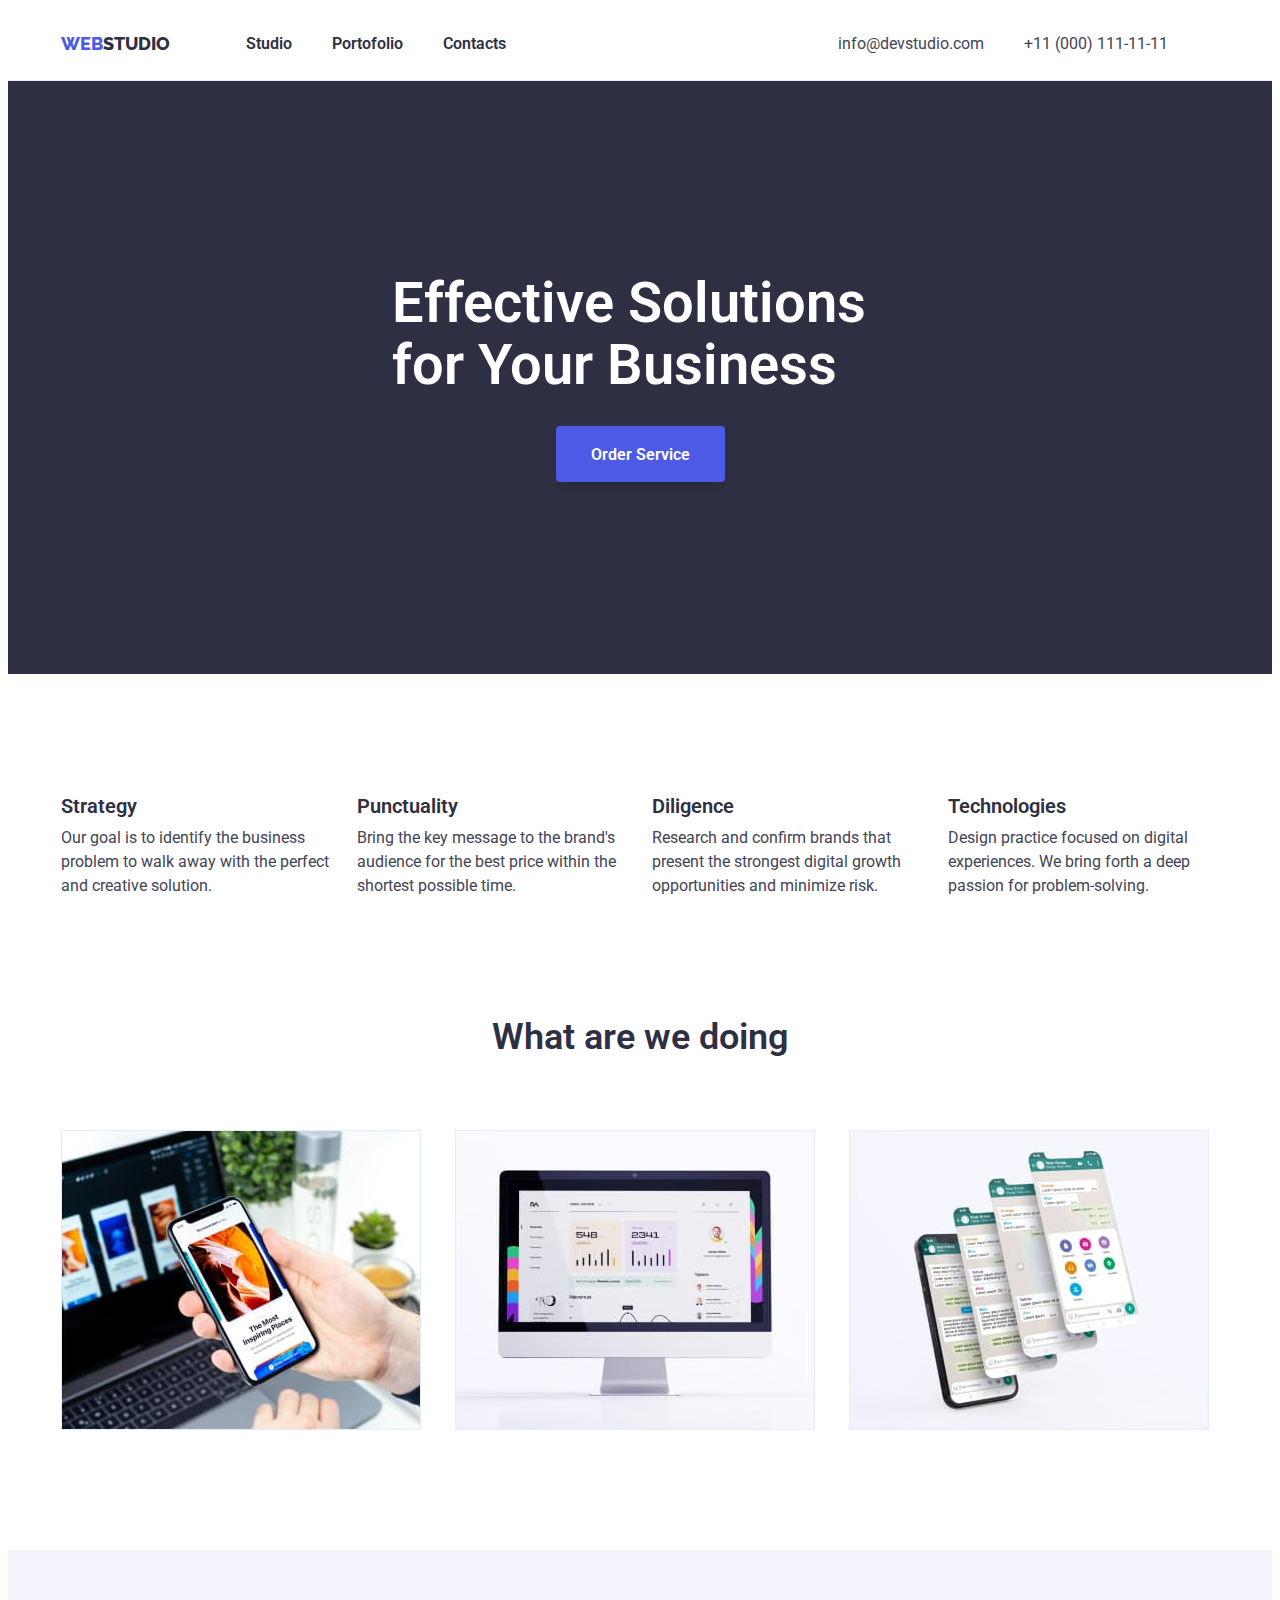
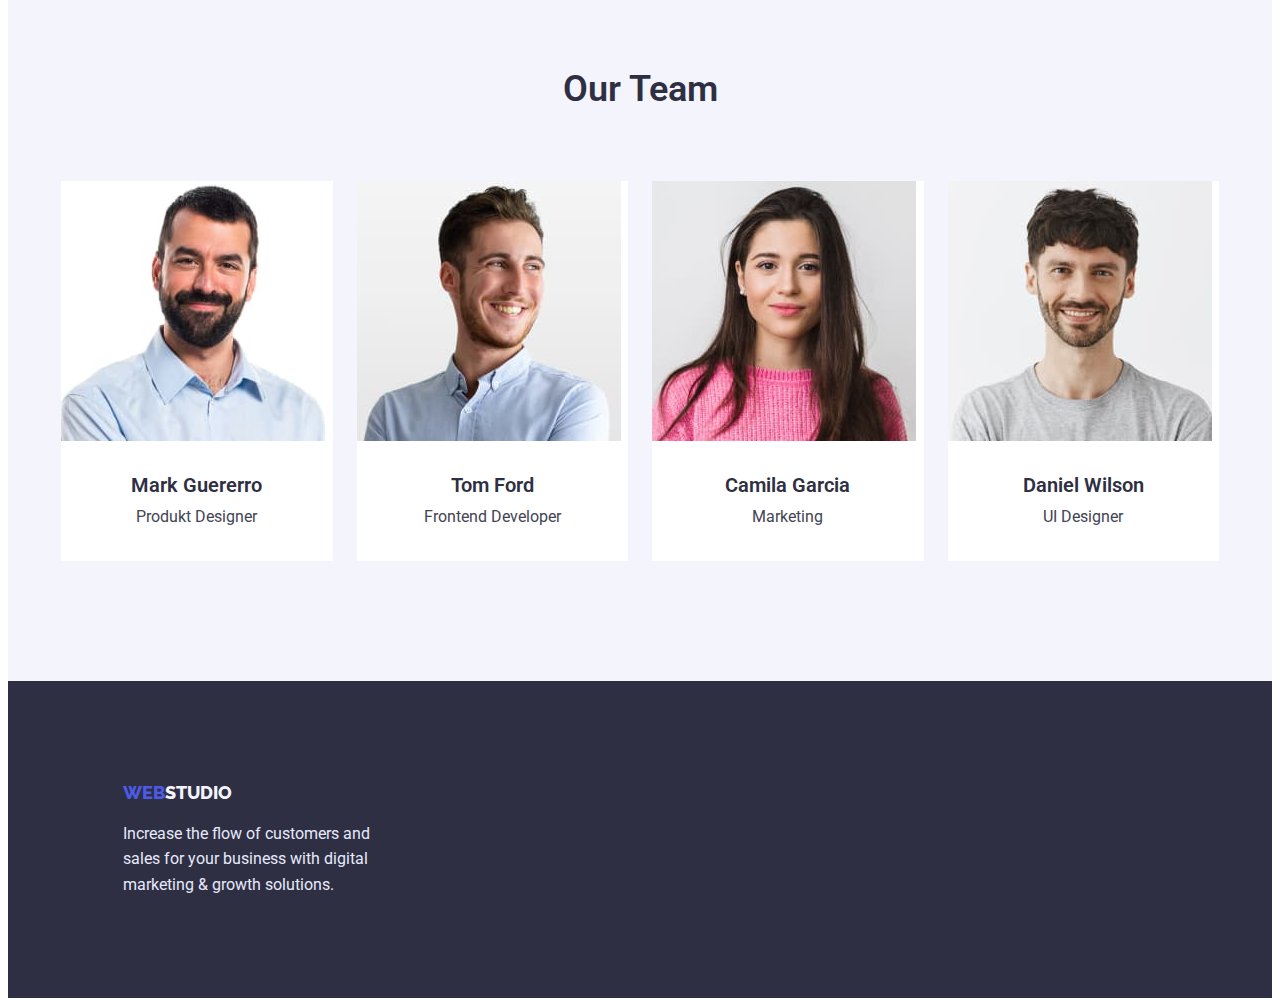
<file: index.html>
<!DOCTYPE html>
<html lang="en">
  <head>
    <meta charset="UTF-8" />
    <meta http-equiv="X-UA-Compatible" content="IE=edge" />
    <meta name="viewport" content="width=device-width, initial-scale=1.0" />
    <title>Studio</title>
    <link
      href="https://fonts.googleapis.com/css2?family=Raleway:wght@800&family=Roboto:wght@400;500;700;900&display=swap"
      rel="stylesheet"
    />
    <link rel="stylesheet" href="https://cdnjs.cloudflare.com/ajax/libs/modern-normalize/1.1.0/modern-normalize.min.css" integrity="sha512-wpPYUAdjBVSE4KJnH1VR1HeZfpl1ub8YT/NKx4PuQ5NmX2tKuGu6U/JRp5y+Y8XG2tV+wKQpNHVUX03MfMFn9Q==" crossorigin="anonymous" referrerpolicy="no-referrer" />
    <link rel="stylesheet" href="./css/styles.css" />
  </head>
  <body>
    <!--Shapka-->
    <header class="header">
    <div class="container">
      <nav class="navigator">
        <a href="./index.html" class="logo"
          >web<span class="studio-up">studio</span></a
        >
        <ul class="menu">
          <li class="menu-item"><a href="./index.html" class="menu-link">Studio</a></li>
          <li class="menu-item"><a href="./portfolio.html" class="menu-link">Portofolio</a></li>
          <li class="menu-item"><a href="" class="menu-link">Contacts</a></li>
        </ul>
      </nav>
      <ul class="mail-tel">
        <li class="menu-mail">
          <a href="mailto:info@devstudio.com" class="tel-mail"
            >info@devstudio.com</a
          >
        </li>
        <li>
          <a href="tel:+110001111111" class="tel-mail">+11 (000) 111-11-11</a>
        </li>
      </ul>
      </div>
    </header>
    <!--Dark-->
    <main>
      
      <section class="dark">
        <div class="container">
        <h1 class="title">Effective Solutions for Your Business</h1>
        <button type="button" class="button-order">Order Service</button>
     </div>
    </section>
      <!--Section 1-->
      
      <section class="first">
        <div class="container">
        <h2 class="visually-hidden">Our work</h2>
        <ul class="section-one">
          <li class="work-item">
            <h3 class="work-titles">Strategy</h3>
            <p class="work-text">
              Our goal is to identify the business problem to walk away with the
              perfect and creative solution.
            </p>
          </li>

          <li class="work-item">
            <h3 class="work-titles">Punctuality</h3>
            <p class="work-text">
              Bring the key message to the brand's audience for the best price
              within the shortest possible time.
            </p>
          </li>

          <li class="work-item">
            <h3 class="work-titles">Diligence</h3>
            <p class="work-text">
              Research and confirm brands that present the strongest digital
              growth opportunities and minimize risk.
            </p>
          </li>

          <li class="work-item">
            <h3 class="work-titles">Technologies</h3>
            <p class="work-text">
              Design practice focused on digital experiences. We bring forth a
              deep passion for problem-solving.
            </p>
          </li>
        </ul>
      </div>
      </section>
    
      <!--Section  2-->
      <section class="second">
        <div class="container"> 
        <h2 class="title-two">What are we doing</h2>
        <ul class="section-two">
          <li class="pct-doing">
            <img
              src="./images/img-for-section2/sellphone-in-a-hand.jpg"
              width="360"
              alt="Smartphone in hand, open laptop in the background"
            />
          </li>
          <li class="pct-doing">
            <img
              src="./images/img-for-section2/monitor-of-computer.jpg"
              width="360"
              alt="Computer monitor with statistical data on it"
            />
          </li>
          <li class="pct-doing">
            <img
              src="./images/img-for-section2/four-screens-of-smartphone.jpg"
              width="360"
              alt="Three screenshots lie on top of each other, and the phone screen is under it. All screens are covered with WhatsApp messages."
            />
          </li>
        </ul>
      </div>
      </section>
      <!--Section 3-->
      <section class="team">
        <div class="container">
        <h2 class="title-two">Our Team</h2>
        <ul class="team-list">
          <li class="team-item">
            <img class="photo-team"
              src="./images/photos-of-people/mark.jpg"
              width="264"
              alt="Mark Guererro.Produkt Designer"
             />
             <div class="team-text">
            <h3 class="name">Mark Guererro</h3>
            <p class="position">Produkt Designer</p>
          </div>
          </li>
          <li class="team-item">
            <img class="photo-team"
              src="./images/photos-of-people/tom.jpg"
              width="264"
              alt="Tom Ford.Frontend Developer"
            />
            <div class="team-text">
            <h3 class="name">Tom Ford</h3>
            <p class="position">Frontend Developer</p>
          </div>
          </li>
          <li class="team-item">
            <img class="photo-team"
              src="./images/photos-of-people/camila.jpg"
              width="264"
              alt="Camila Garcia.Marketing"
            />
            <div class="team-text">
            <h3 class="name">Camila Garcia</h3>
            <p class="position">Marketing</p>
          </div>
          </li>
          <li class="team-item">
            <img class="photo-team"
              src="./images/photos-of-people/daniel.jpg"
              width="264"
              alt="Daniel Wilson.UI Designer"
            />
            <div class="team-text">
            <h3 class="name">Daniel Wilson</h3>
            <p class="position">UI Designer</p>
          </div>
          </li>
        </ul>
      </div>
      </section>
    </main>
    <footer class="the-end">
      <div class="container">
        <a href="./index.html" class="logo-down"
          >web<span class="studio-down">studio</span></a
        >
        <p class="text">
          Increase the flow of customers and sales for your business with
          digital marketing & growth solutions.
        </p>
      </div>
    </footer>
  </body>
</html>
</file>
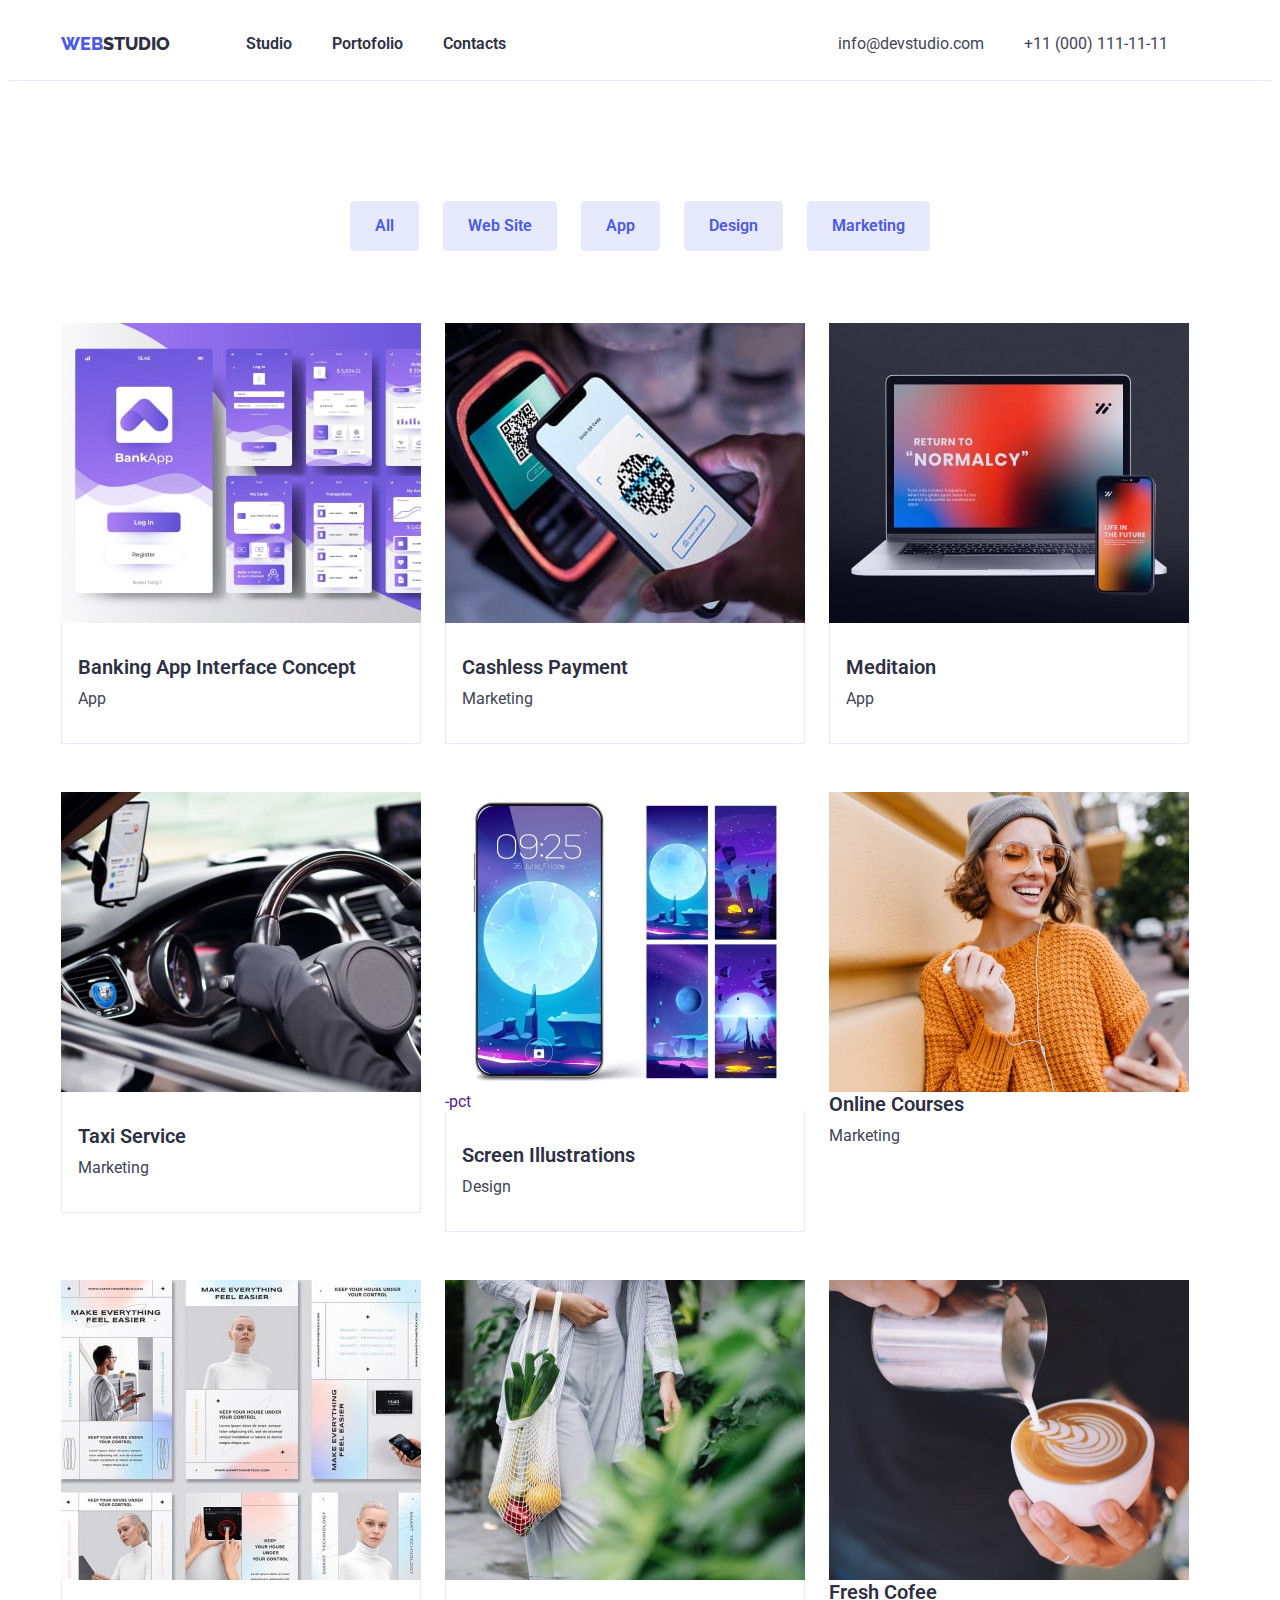
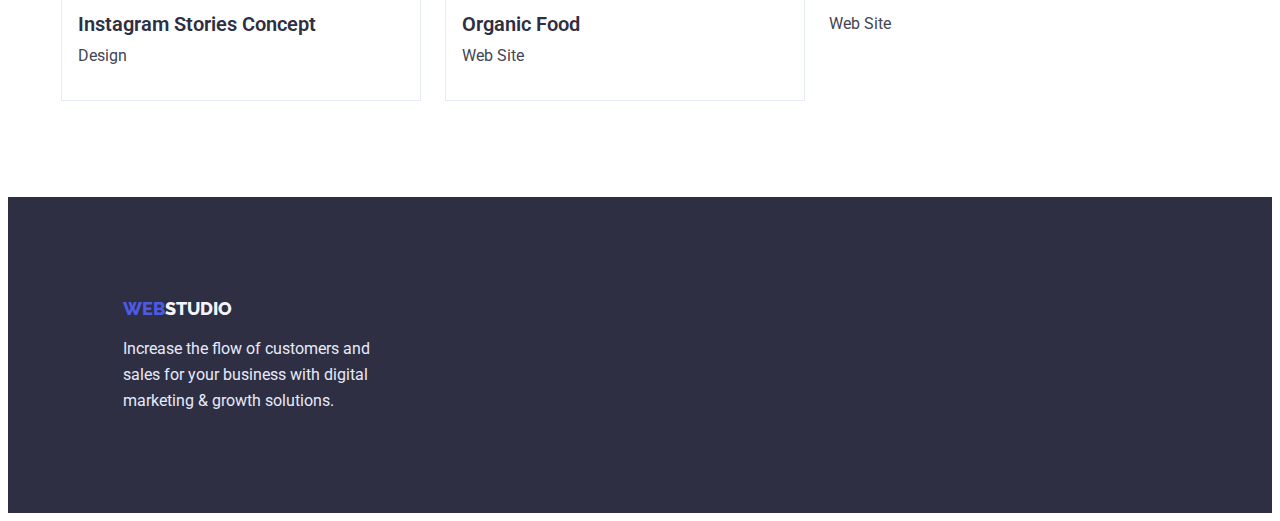
<file: portfolio.html>
<!DOCTYPE html>
<html lang="en">
  <head>
    <meta charset="UTF-8" />
    <meta http-equiv="X-UA-Compatible" content="IE=edge" />
    <meta name="viewport" content="width=device-width, initial-scale=1.0" />
    <title>Portfolio</title>
    <link
      href="https://fonts.googleapis.com/css2?family=Raleway:wght@800&family=Roboto:wght@400;500;700;900&display=swap"
      rel="stylesheet"
    />    
    <link rel="stylesheet" href="https://cdnjs.cloudflare.com/ajax/libs/modern-normalize/1.1.0/modern-normalize.min.css" integrity="sha512-wpPYUAdjBVSE4KJnH1VR1HeZfpl1ub8YT/NKx4PuQ5NmX2tKuGu6U/JRp5y+Y8XG2tV+wKQpNHVUX03MfMFn9Q==" crossorigin="anonymous" referrerpolicy="no-referrer" />
    <link rel="stylesheet" href="./css/styles.css" />
  </head>
  <body>
    <!--Shapka-->
    <header class="header">
      <div class="container"> 
      <nav class="navigator">
        <a href="./index.html" class="logo"
          >web<span class="studio-up">studio</span></a
        >
        <ul class="menu">
          <li class="menu-item"><a href="./index.html" class="menu-link">Studio</a></li>
          <li class="menu-item"><a href="./portfolio.html" class="menu-link">Portofolio</a></li>
          <li class="menu-item"><a href="" class="menu-link">Contacts</a></li>
        </ul>
      </nav>
      <ul class="mail-tel">
        <li class="menu-mail">
          <a href="mailto:info@devstudio.com" class="tel-mail"
            >info@devstudio.com</a
          >
        </li>
        <li>
          <a href="tel:+110001111111" class="tel-mail">+11 (000) 111-11-11</a>
        </li>
      </ul>
      </div>
    </header>
    <main>
      <section class="section-portfolio">
        <div class="container">
        <h1 class="visually-hidden">Portfolio</h1>
        <ul class="buttons">
          <li><button type="button" class="button"><span class="text-button">All</button></li>
          <li><button type="button" class="button"><span class="text-button">Web Site</span></button></li>
          <li><button type="button" class="button"><span class="text-button">App</span></button></li>
          <li><button type="button" class="button"><span class="text-button">Design</span></button></li>
          <li><button type="button" class="button"><span class="text-button">Marketing</span></button></li>
        </ul>

        <ul class="cards">
          <li>
            <a class="card" href="" 
              ><img class="pct-card"
                src="./images/page2/banking-app.jpg"
                width="360"
                alt="Banking"
              />
              <div class="border-pct">
              <h2 class="card-title">Banking App Interface Concept</h2>
              <p class="card-type">App</p></a
            >
            </div>
          </li>
          <li>
            <a class="card" href="" 
              ><img class="pct-card"
                src="./images/page2/cashless-payments.jpg"
                width="360"
                alt="Payments" 
              />
              <div class="border-pct">
              <h2 class="card-title">Cashless Payment</h2>
              <p class="card-type">Marketing</p></a
            >
            </div>
          </li>
          <li>
            <a class="card" href="" 
              ><img class="pct-card"
                src="./images/page2/meditation-app.jpg"
                width="360"
                alt="Meditation" 
              />
              <div class="border-pct">
              <h2 class="card-title">Meditaion</h2>
              <p class="card-type">App</p></a
            >
            </div>
          </li>
          <li>
            <a class="card" href="" 
              ><img class="pct-card"
                src="./images/page2/taxi-service.jpg"
                width="360"
                alt="Taxi Service" 
              />
              <div class="border-pct">
              <h2 class="card-title">Taxi Service</h2>
              <p class="card-type">Marketing</p></a
            >
            </div>
          </li>
          <li>
            <a class="card" href="" 
              ><img class="pct-card"
                src="./images/page2/screen-illustration.jpg"
                width="360"
                alt="Screen Illustration"
              />-pct
              <div class="border-pct">
              <h2 class="card-title">Screen Illustrations</h2>
              <p class="card-type">Design</p></a
            >
            </div>
          </li>
          <li>
            <a class="card" href="" 
              ><img class="pct-card"
                src="./images/page2/online-courses.jpg"
                width="360"
                alt="Courses"
              />
              <div class="border">
              <h2 class="card-title">Online Courses</h2>
              <p class="card-type">Marketing</p></a
            >
            </div>
          </li>
          <li>
            <a class="card" href="" 
              ><img class="pct-card"
                src="./images/page2/insta-stiries.jpg"
                width="360"
                alt="Instagram Stories"
              />
              <div class="border-pct">
              <h2 class="card-title">Instagram Stories Concept</h2>
              <p class="card-type">Design</p></a
            >
            </div>
          </li>
          <li>
            <a class="card" href="" 
              ><img class="pct-card"
                src="./images/page2/organic-food.jpg"
                width="360"
                alt="Organic food"
              />
              <div class="border-pct">
              <h2 class="card-title">Organic Food</h2>
              <p class="card-type">Web Site</p></a
            >
            </div>
          </li>
          <li>
            <a class="card" href="" 
              ><img class="pct-card"
                src="./images/page2/fresh-coffee.jpg"
                width="360"
                alt="Fresh
              Coffee"
              />
              <div class="border">
              <h2 class="card-title">Fresh Cofee</h2>
              <p class="card-type">Web Site</p></a
            >
            </div>
          </li>
        </ul>
      </div>
      </section>
    </main>
    <footer class="the-end">
      <div class="container">
        <a href="./index.html" class="logo"
        >web<span class="studio-down">studio</span></a
        >
        <p class="text">
          Increase the flow of customers and sales for your business with
          digital marketing & growth solutions.
        </p>
    </div>
    </footer>
  </body>
</html>
</file>
<file: css/styles.css>
/*Page1 - index*/
:root {
  --brand-color: #2e2f42;
  --brand-background-color: #ffffff;
}

/* * {
  margin: 0;
  padding: 0;
  list-style: none;
  box-sizing: border-box;
} */

p, h1, h2, h3, h4, h5, h6 {
  margin: 0;
}

ul, ol {
  margin: 0;
  padding-left: 0;
}
button {
  border: none;
}

img {
  display: block;
}

.container {
  width: 1158px;
  padding-left: 15px;
  padding-right: 15px;
  margin: 0 auto;
}

body {
  font-family: "Roboto", sans-serif;
  background: var(--brand-background-color);
  color: var(--brand-color);
}

header {
  padding-top: 24px;
  padding-bottom: 24px;
  border-bottom: #E7E9FC solid 1px ;
}

.logo {
  color: #4d5ae5;
  font-family: "Raleway", sans-serif;
  font-weight: 800;
  font-size: 18px;
  line-height: 1.3;
  text-decoration: none;
  text-transform: uppercase;
  margin-right: 76px;

}

.studio-up {
  color: var(--brand-color);
  
}

.logo-down {
  color: #4d5ae5;
  font-family: "Raleway", sans-serif;
  font-weight: 800;
  font-size: 18px;
  line-height: 1.3;
  text-decoration: none;
  text-transform: uppercase;
  margin-bottom: 16px;
}

.studio-down {
  color: #f4f4fd;
  margin-top: 252px;
}

.navigator {
  display: flex;
  align-items: center;
}

.menu-item {
  margin-right: auto
}

.menu {
  list-style-type: none;
  display: flex;
  gap: 40px;
}

.header > .container  {
  display: flex;
}

.menu-link {
  color: var(--brand-color);
  font-weight: 600;
  font-size: 16px;
  line-height: 1.5;
  text-decoration: none;
}

.menu-link:hover,
.menu-link:focus {
  color: #4d5ae5;
}

.tel-mail {
  color: #434455;
  font-size: 16px;
  line-height: 1.5;
  text-decoration: none; 
}

.tel-mail:hover,
.tel-mail:focus {
  color: #4d5ae5;
}

.mail-tel {
  list-style-type: none;
  display: flex;
  margin-left: 332px
}

.menu-mail {
  margin-right: 40px;
  
}

/*main*/
.dark {
  background-color: var(--brand-color);
  display: flex;
  flex-grow: 1;
  padding: 192px 0;
}

.title {
  color: var(--brand-background-color);
  font-weight: 600;
  font-size: 56px;
  line-height: 1.1;
  margin: 0 auto 30px;
  max-width: 496px;
}

.button-order {
  min-width: 169px;
  height: 56px;
  font-family: "Roboto", sans-serif;
  color: var(--brand-background-color);
  background-color: #4d5ae5;
  font-weight: 600;
  font-size: 16px;
  line-height: 1.2;
  cursor: pointer;
  box-shadow: 0px 4px 4px rgba(0, 0, 0, 0.15);
  border-radius: 4px;
  display: block;
  margin: 0 auto;
}

  
.button-order:hover,
.button-order:focus {
  color: #ffffff;
  background-color: #404bbf;
}

.section-one,
.section-two {
  list-style-type: none;
  display: flex;
  gap: 24px;
}

.first {
  padding-top: 120px;
  padding-bottom: 120px;
}

.work-item {
  width: 264px;
  flex-basis:calc(( 100% - 72px ) / 4);

}


.work-titles {
  color: var(--brand-color);
  font-weight: 600;
  font-size: 20px;
  line-height: 1.2;
  margin-bottom: 8px;
  
}

.work-text {
  color: #434455;
  font-size: 16px;
  line-height: 1.5;
  margin-top: 8px;
  
}

.title-two {
  color: var(--brand-color);
  font-weight: 600;
  font-size: 36px;
  line-height: 1.1;
  margin-top: 240px;
  margin: 0 auto;
  text-align: center;
  margin-bottom: 72px;

}
.pct-doing {
  flex-basis:calc((100% - 48px) /3);

}

.second {
  padding-bottom: 120px;
}

.team {
  background: #F4F4FD;
  padding-top: 120px;
  padding-bottom: 120px;
  
}

.team-list {
  list-style-type: none;
  display: flex;
  gap: 24px;

}
.team-item {
  background-color: var(--brand-background-color);
  width: calc((100% - 72px) / 4);
  
}

.team-text {
  padding: 32px 0;

}

.name {
  color: var(--brand-color);
  background-color: var(--brand-background-color);
  font-weight: 600;
  font-size: 20px;
  line-height: 1.2;
  margin-bottom: 8px;
  text-align: center;
}

.position {
  color: #434455;
  background-color: var(--brand-background-color);
  font-size: 16px;
  line-height: 1.5;
  text-align: center;
}

.the-end {
  background-color: var(--brand-color);
  flex-grow: 1;
}

/*page2-portfolio*/

/*Main*/

.visually-hidden {
  position: absolute;
  white-space: nowrap;
  width: 1px;
  height: 1px;
  overflow: hidden;
  border: 0;
  padding: 0;
  clip: rect(0 0 0 0);
  clip-path: inset(50%);
  margin: -1px;
} 

.section-portfolio {
  padding-top: 120px;
  padding-bottom: 96px;

}

.buttons {
  list-style-type: none;
  display: flex;
  gap: 24px;
  justify-content: center;
  margin-bottom: 72px;
}


.button {
  font-family: "Roboto", sans-serif;
  color: #4d5ae5;
  background: #e7e9fc;
  font-weight: 600;
  font-size: 16px;
  line-height: 1.5;
  cursor: pointer;
  border: 1px solid #E7E9FC;
  border-radius: 4px;
  padding: 12px 24px;
}


.button:hover,
.button:focus {
  color: var(--brand-background-color);
  background: #4d5ae5;
}

.cards {
  list-style-type: none;
  display: flex;
  flex-wrap: wrap;
  column-gap: 24px;
  row-gap: 48px;
}
 
.card {
  text-decoration: none;
  width: calc((100%-72px) / 3);
  
}


.card-title {
  color: var(--brand-color);
  font-weight: 600;
  font-size: 20px;
  line-height: 1.2;
  margin-bottom: 8px;
}

.card-type {
  color: #434455;
  font-size: 16px;
  line-height: 1.5;
}

.border-pct {
  padding: 32px 16px;
  border: 1px solid #E7E9FC;
  border-top: none;
}


.card-title:hover,
.card-title:focus,
.card-type:hover,
.card-type:focus {
  color: #4d5ae5;
}

.text {
  color: #e7e9fc;
  font-size: 16px;
  line-height: 1.6;
  width: 264px;
  margin-top: 16px;
}

.the-end {
background-color: var(--brand-color);
padding: 100px;
}
</file>
